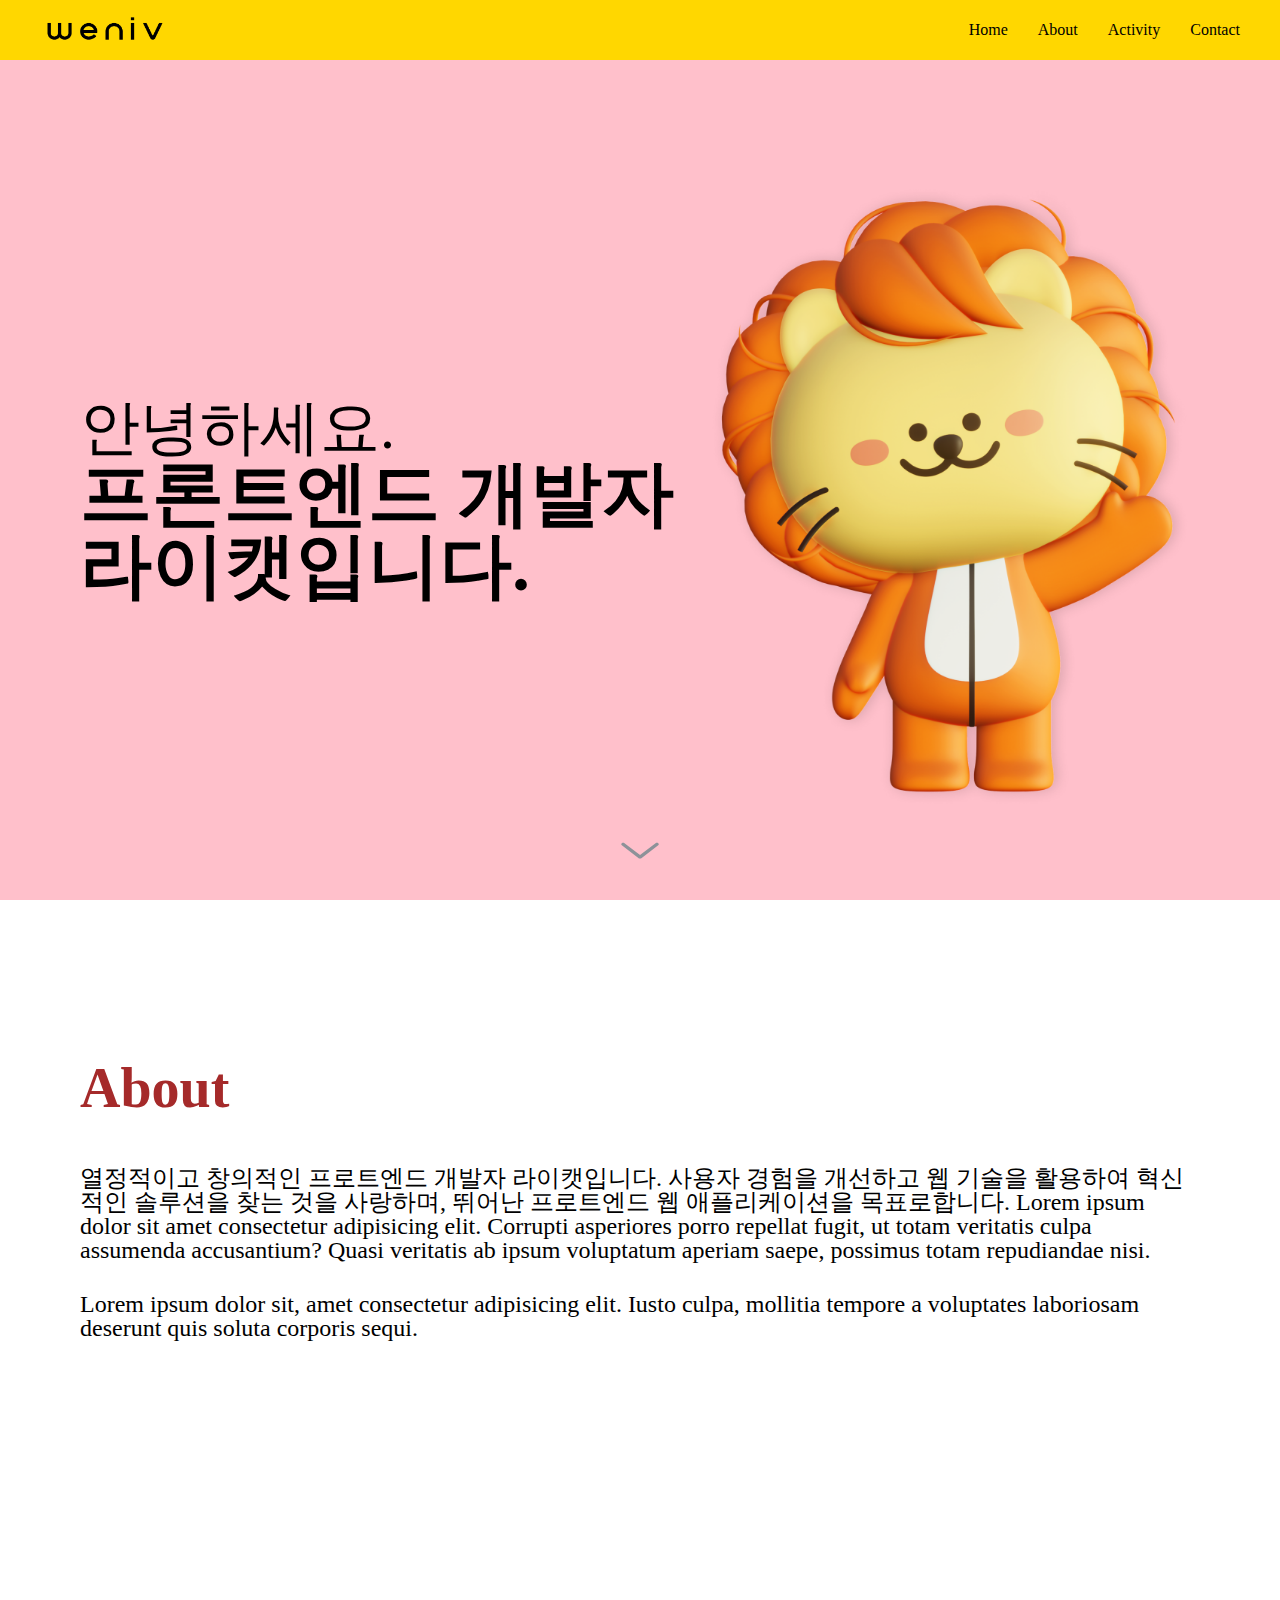
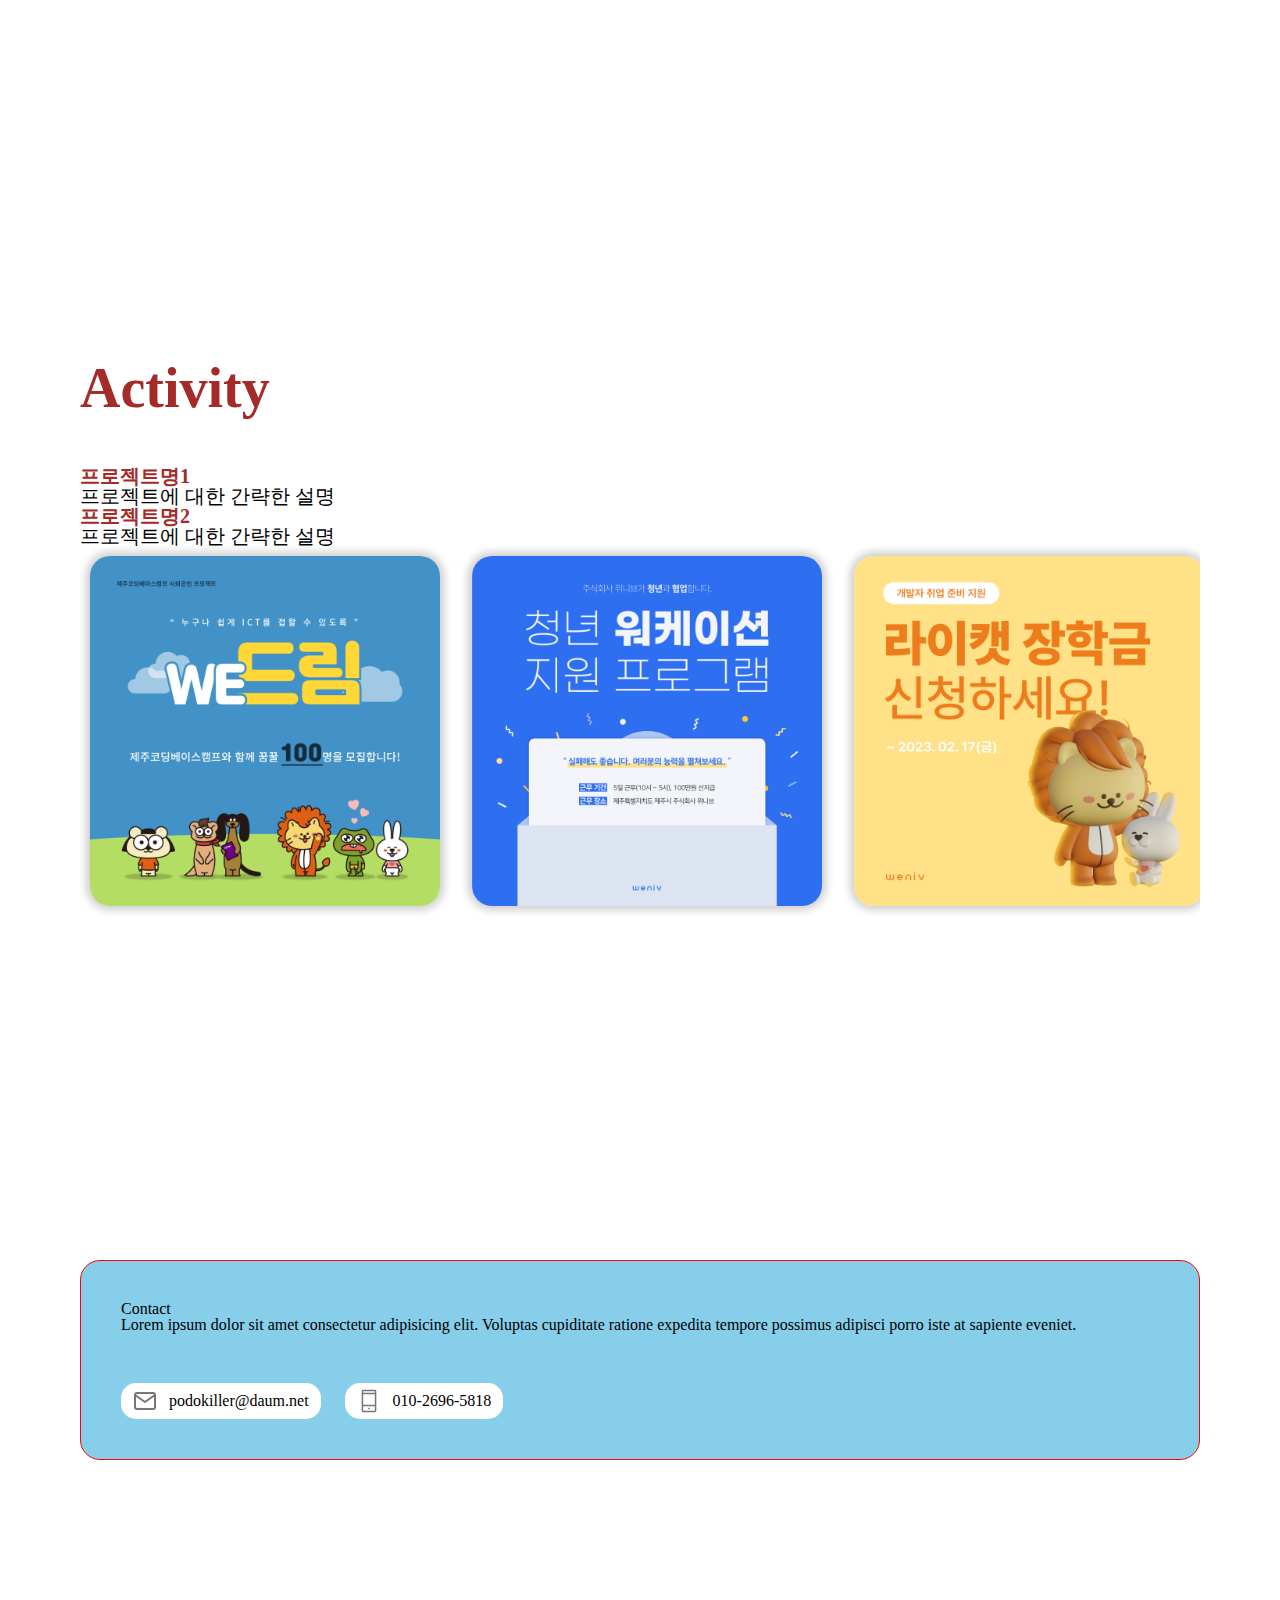
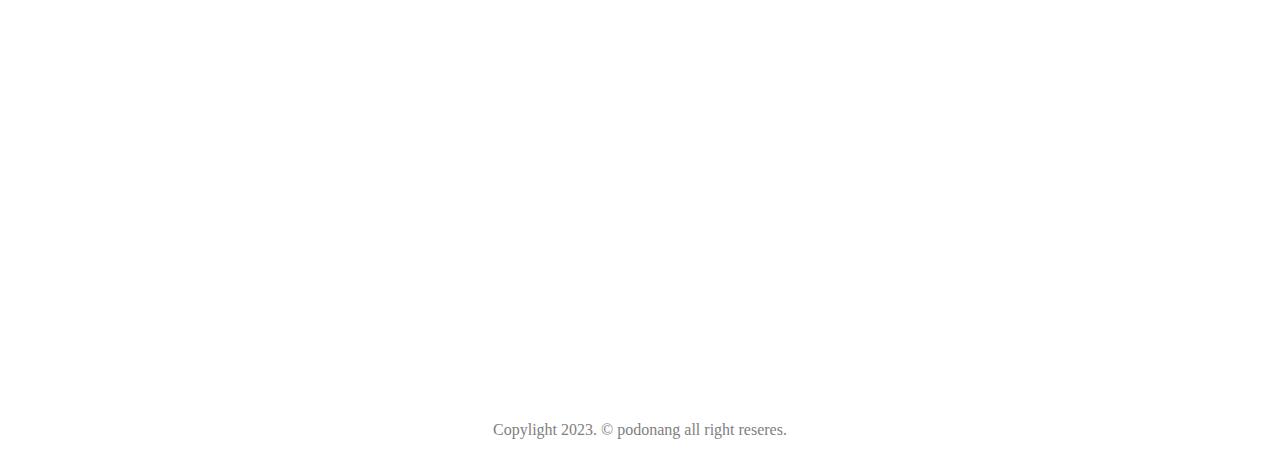
<file: index.html>
<!DOCTYPE html>
<html lang="ko-KR">
  <head>
    <meta charset="UTF-8" />
    <meta name="viewport" content="width=device-width, initial-scale=1.0" />
    <title>포도낭의 포트폴리오</title>
    <link rel="stylesheet" href="./css/style.css" />
  </head>
  <body>
    <header>
      <h1>
        <a href="/"
          ><img class="logo-img" src="images/weniv-logo.png" alt="위니브 로고"
        /></a>
      </h1>
      <nav>
        <ul class="nav-list">
          <li><a href="#home">Home</a></li>
          <li><a href="#about">About</a></li>
          <li><a href="#activity">Activity</a></li>
          <li><a href="#contact">Contact</a></li>
        </ul>
      </nav>
    </header>
    <main>
      <section id="home">
        <h2>
          안녕하세요. <br />
          <strong>프론트엔드 개발자 라이캣입니다.</strong>
        </h2>
        <img class="licat-img" src="images/Lycat.png" alt="인사하는라이캣" />
        <a class="down-link" href="#about"
          ><img src="images/down.svg" alt="about 섹션으로 스크롤 이동"
        /></a>
      </section>
      <section id="about">
        <h2 class="section-title">About</h2>
        <p>
          열정적이고 창의적인 프로트엔드 개발자 라이캣입니다. 사용자 경험을
          개선하고 웹 기술을 활용하여 혁신적인 솔루션을 찾는 것을 사랑하며,
          뛰어난 프로트엔드 웹 애플리케이션을 목표로합니다. Lorem ipsum dolor
          sit amet consectetur adipisicing elit. Corrupti asperiores porro
          repellat fugit, ut totam veritatis culpa assumenda accusantium? Quasi
          veritatis ab ipsum voluptatum aperiam saepe, possimus totam
          repudiandae nisi.
        </p>
        <p>
          Lorem ipsum dolor sit, amet consectetur adipisicing elit. Iusto culpa,
          mollitia tempore a voluptates laboriosam deserunt quis soluta corporis
          sequi.
        </p>
      </section>
      <section id="activity">
        <h2 class="section-title">Activity</h2>
        <ul class="text-list">
          <li>
            <strong>프로젝트명1</strong>
            <p>프로젝트에 대한 간략한 설명</p>
          </li>
          <li>
            <strong>프로젝트명2</strong>
            <p>프로젝트에 대한 간략한 설명</p>
          </li>
        </ul>
        <ul class="img-list">
          <li><img src="images/wedream.png" alt="위드림" /></li>
          <li>
            <img src="images/workaction.png" alt="워케이션" />
          </li>
          <li><img src="images/scholarship.png" alt="장학금" /></li>
        </ul>
      </section>
      <section id="contact">
        <div class="content-box">
          <div>
            <h2>Contact</h2>
            <p>
              Lorem ipsum dolor sit amet consectetur adipisicing elit. Voluptas
              cupiditate ratione expedita tempore possimus adipisci porro iste
              at sapiente eveniet.
            </p>
            <div class="contact-cont">
              <div>
                <img src="images/mail.svg" alt="메일보내기" /><a
                  href="mailto:podokiller@daum.net"
                  >podokiller@daum.net</a
                >
              </div>
              <div>
                <img src="images/mobile.svg" alt="전화걸기" /><a
                  href="tel:010-2696-5818"
                  >010-2696-5818</a
                >
              </div>
            </div>
          </div>
        </div>
      </section>
    </main>
    <footer>
      <small>Copylight 2023. &copy; podonang all right reseres.</small>
    </footer>
  </body>
</html>
</file>
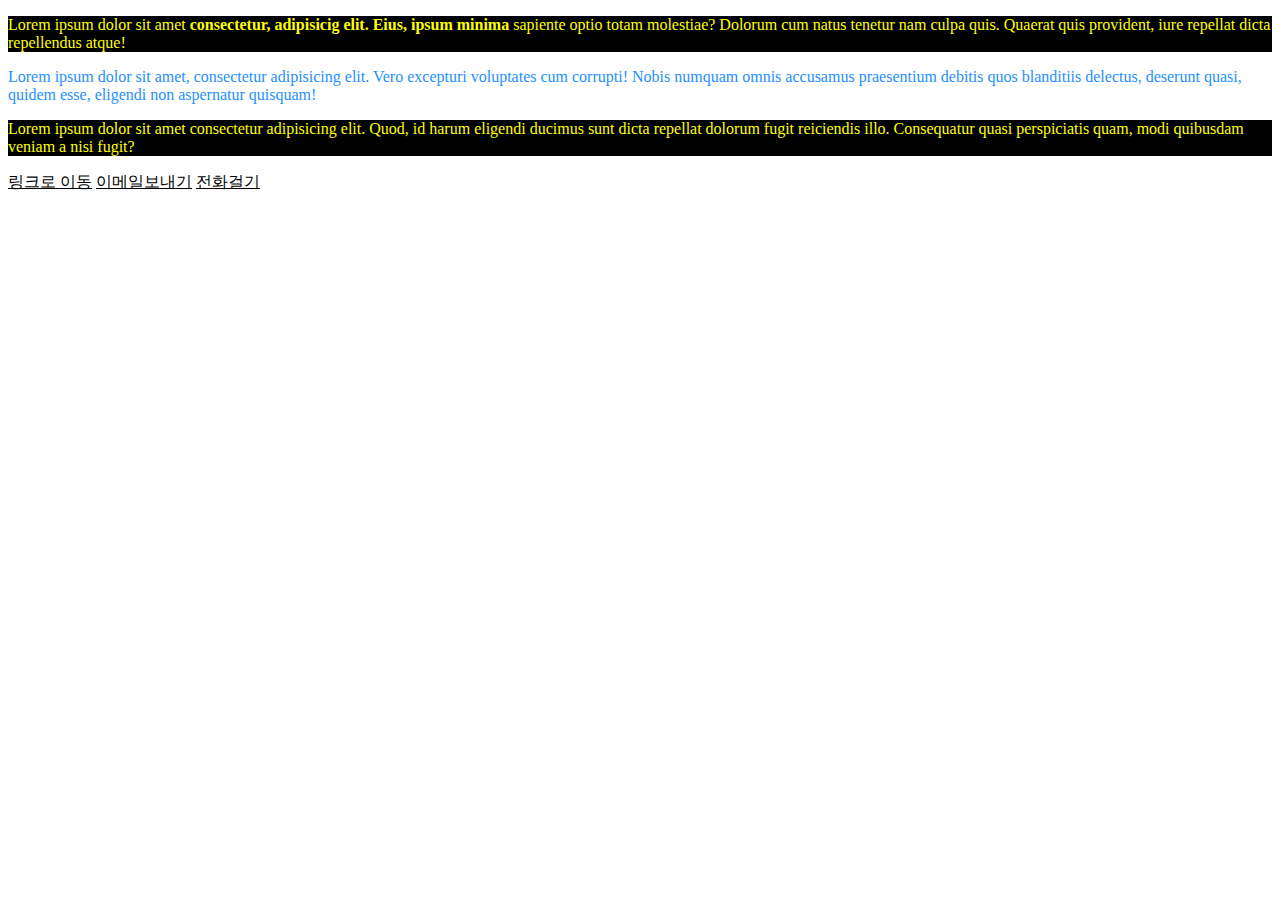
<file: 008/index.html>
<!DOCTYPE html>
<html lang="en">
  <head>
    <meta charset="UTF-8" />
    <meta name="viewport" content="width=device-width, initial-scale=1.0" />
    <title>Document</title>
    <link rel="stylesheet" href="style.css" />
  </head>
  <body>
    <p class="odd-text">
      Lorem ipsum dolor sit amet
      <strong>consectetur, adipisicig elit. Eius, ipsum minima</strong> sapiente
      optio totam molestiae? Dolorum cum natus tenetur nam culpa quis. Quaerat
      quis provident, iure repellat dicta repellendus atque!
    </p>
    <p id="second-text">
      Lorem ipsum dolor sit amet, consectetur adipisicing elit. Vero excepturi
      voluptates cum corrupti! Nobis numquam omnis accusamus praesentium debitis
      quos blanditiis delectus, deserunt quasi, quidem esse, eligendi non
      aspernatur quisquam!
    </p>
    <p class="odd-text">
      Lorem ipsum dolor sit amet consectetur adipisicing elit. Quod, id harum
      eligendi ducimus sunt dicta repellat dolorum fugit reiciendis illo.
      Consequatur quasi perspiciatis quam, modi quibusdam veniam a nisi fugit?
    </p>
    <a href="#">링크로 이동</a>
    <a href="mailto:email">이메일보내기</a>
    <a href="tel:010-2696-5818">전화걸기</a>
  </body>
</html>
</file>
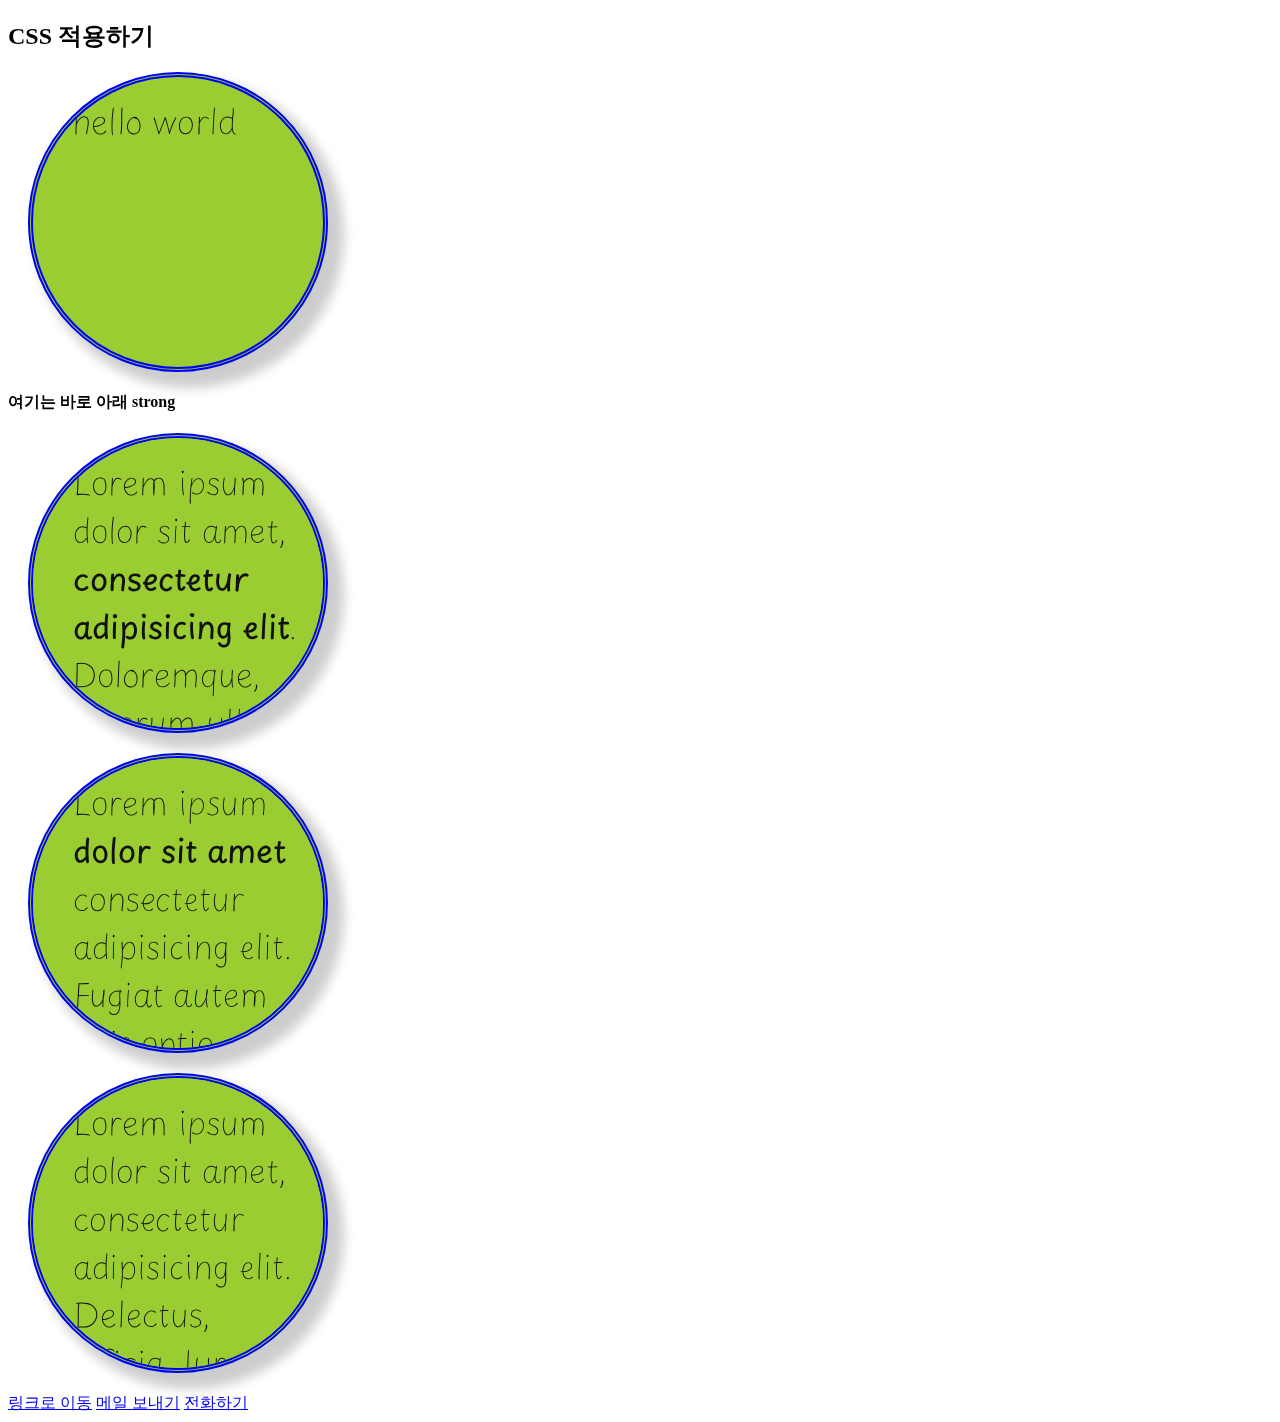
<file: 009/index.html>
<!DOCTYPE html>
<html lang="ko-KR">
  <head>
    <meta charset="UTF-8" />
    <meta name="viewport" content="width=device-width, initial-scale=1.0" />
    <title>Document</title>
    <link rel="stylesheet" href="style.css" />
  </head>
  <body>
    <h2>CSS 적용하기</h2>
    <p>hello world</p>
    <div>
      <strong>여기는 바로 아래 strong</strong>
      <!-- p+tab / lorem+tab -->
      <p>
        Lorem ipsum dolor sit amet,
        <strong>consectetur adipisicing elit</strong>. Doloremque, laborum ullam
        voluptate dicta quisquam provident accusamus nisi quos odit voluptates
        sit magni voluptatem praesentium! Tempore sint earum non deleniti ipsam!
      </p>
      <p>
        Lorem ipsum <strong>dolor sit amet</strong> consectetur adipisicing
        elit. Fugiat autem quis optio itaque repellendus nesciunt modi quisquam
        quae provident obcaecati, corporis atque asperiores molestiae! Tempore
        aliquid quidem voluptatum provident impedit!
      </p>
      <p>
        Lorem ipsum dolor sit amet, consectetur adipisicing elit. Delectus,
        officia. Iure, in veritatis maxime molestias, cum corrupti natus at rem
        culpa neque delectus provident eaque ab aut, reprehenderit quae
        voluptates!
      </p>
    </div>
    <a href="#">링크로 이동</a>
    <a href="mailto:baekg.dev@gmail.com">메일 보내기</a>
    <a href="tel:010-0000-0000">전화하기</a>
  </body>
</html>
</file>
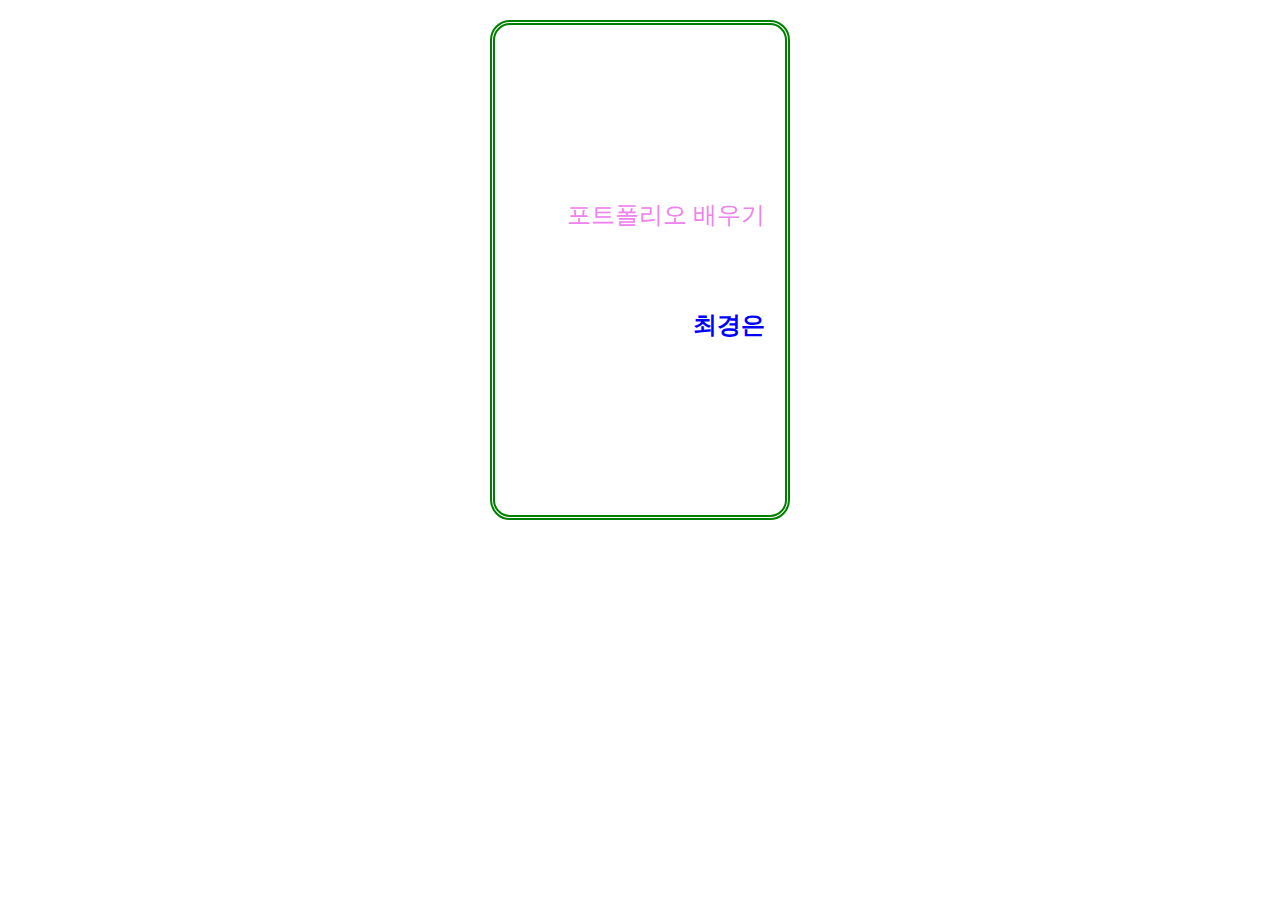
<file: 010/index.html>
<!DOCTYPE html>
<html lang="en">
  <head>
    <meta charset="UTF-8" />
    <meta name="viewport" content="width=device-width, initial-scale=1.0" />
    <title>Document</title>
    <link rel="stylesheet" href="style.css" />
  </head>
  <body>
    <div class="container">
      <p class="job">포트폴리오 배우기</p>
      <p class="name">최경은</p>
    </div>
  </body>
</html>
</file>
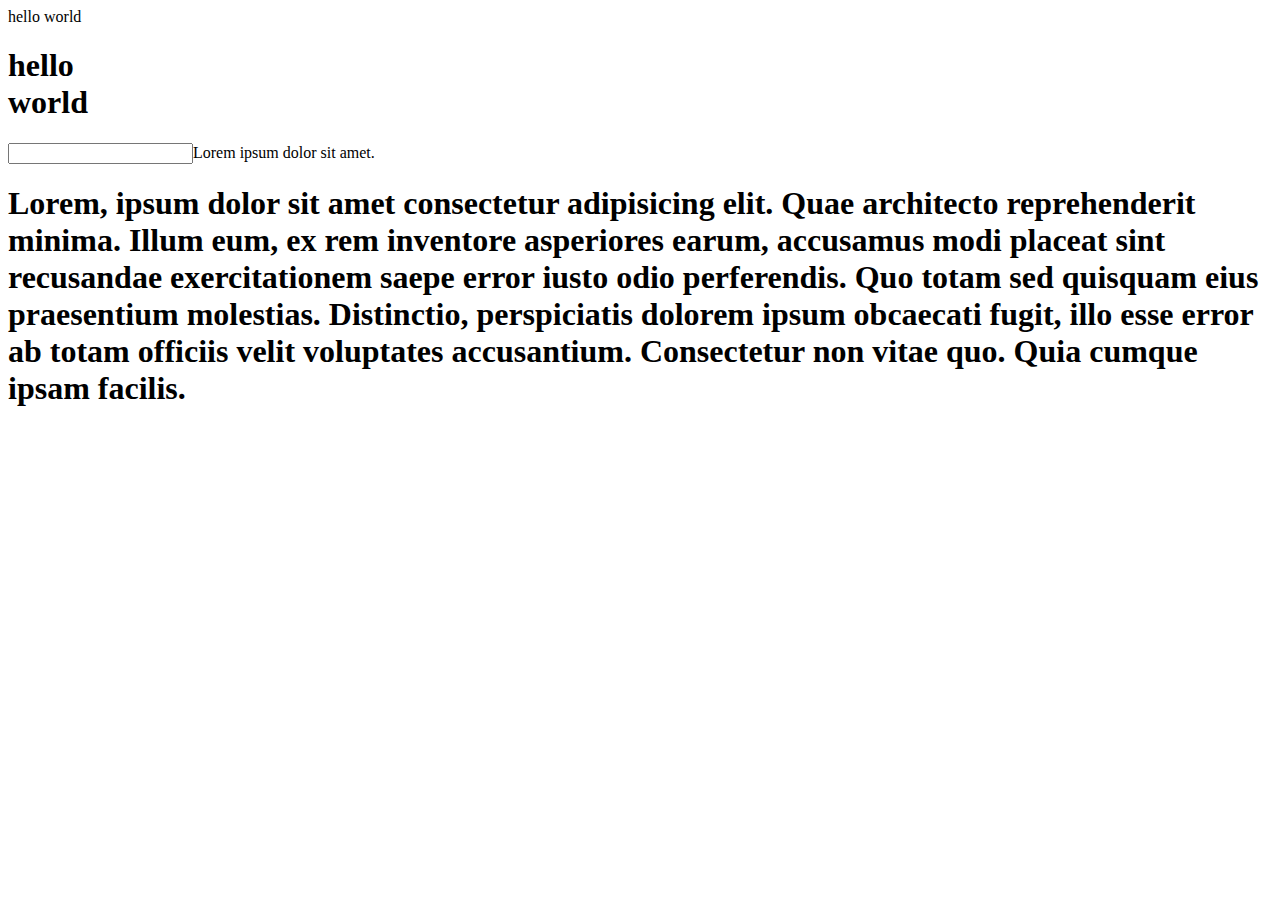
<file: 001.html>
<!DOCTYPE html>
<html lang="ko-KR">
  <head>
    <meta charset="UTF-8" />
    <meta name="viewport" content="width=device-width, initial-scale=1.0" />
    <title>JDC Web 기초</title>
  </head>
  <body>
    hello world
    <h1>
      hello<br />
      world
    </h1>
    <input type="text" 주석입니다
    <h1>Lorem ipsum dolor sit amet.</h1>
    <h1>Lorem, ipsum dolor sit amet consectetur adipisicing elit. Quae architecto reprehenderit minima. Illum eum, ex rem inventore asperiores earum, accusamus modi placeat sint recusandae exercitationem saepe error iusto odio perferendis.
    Quo totam sed quisquam eius praesentium molestias. Distinctio, perspiciatis dolorem ipsum obcaecati fugit, illo esse error ab totam officiis velit voluptates accusantium. Consectetur non vitae quo. Quia cumque ipsam facilis.</h1>
  </body>
</html>
</file>
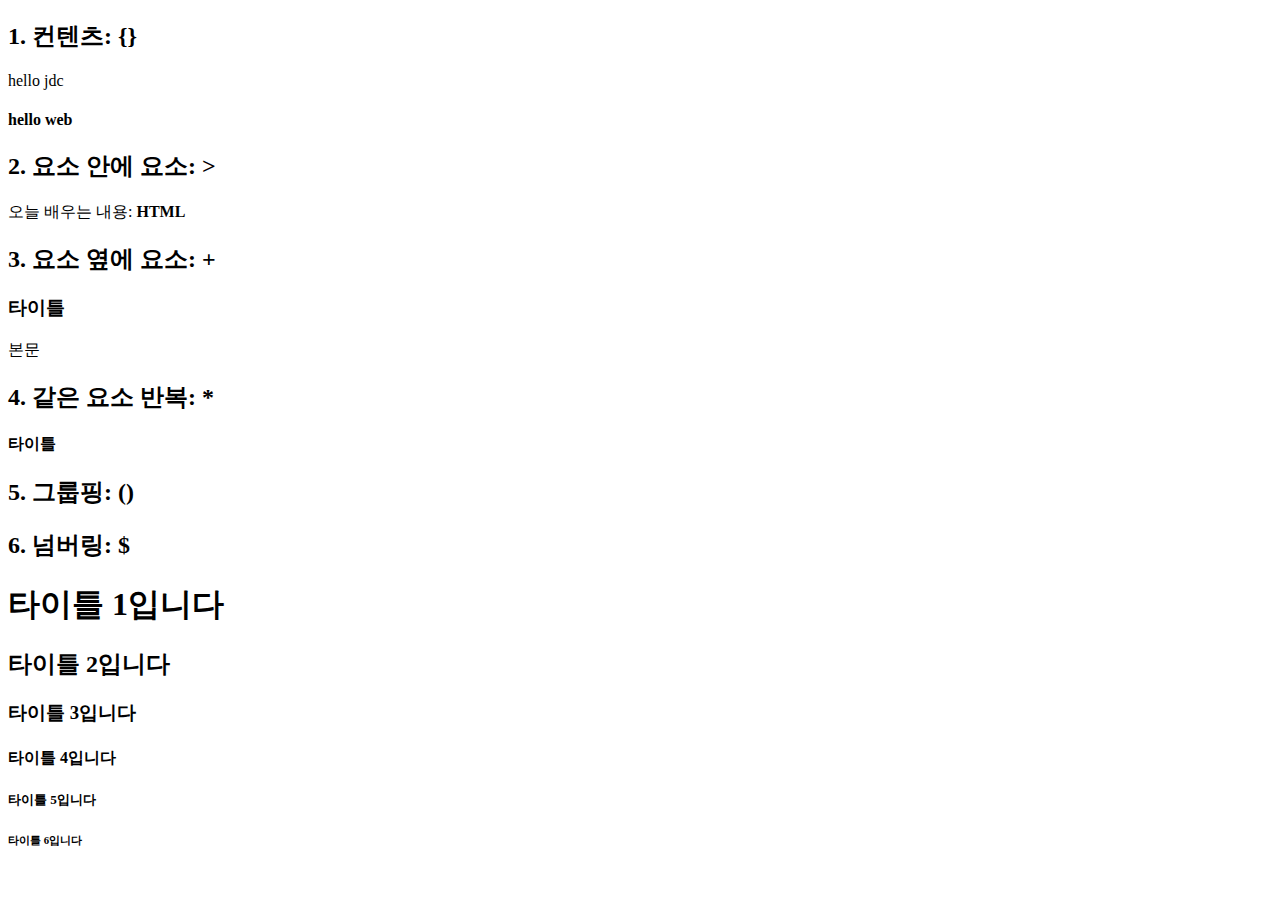
<file: 002.html>
<!DOCTYPE html>
<html lang="en">
  <head>
    <meta charset="UTF-8" />
    <meta name="viewport" content="width=device-width, initial-scale=1.0" />
    <title>Document</title>
  </head>
  <body>
    <h2>1. 컨텐츠: {}</h2>
    <p>hello jdc</p>
    <h4>hello web</h4>

    <h2>2. 요소 안에 요소: ></h2>
    <p>오늘 배우는 내용: <strong>HTML</strong></p>
    <h2>3. 요소 옆에 요소: +</h2>
    <h3>타이틀</h3>
    <p>본문</p>

    <h2>4. 같은 요소 반복: *</h2>
    <h4>타이틀</h4>

    <p></p>
    <p></p>
    <p></p>

    <h2>5. 그룹핑: ()</h2>
    <h4></h4>
    <p></p>

    <h2>6. 넘버링: $</h2>
    <h1>타이틀 1입니다</h1>
    <h2>타이틀 2입니다</h2>
    <h3>타이틀 3입니다</h3>
    <h4>타이틀 4입니다</h4>
    <h5>타이틀 5입니다</h5>
    <h6>타이틀 6입니다</h6>
  </body>
</html>
</file>
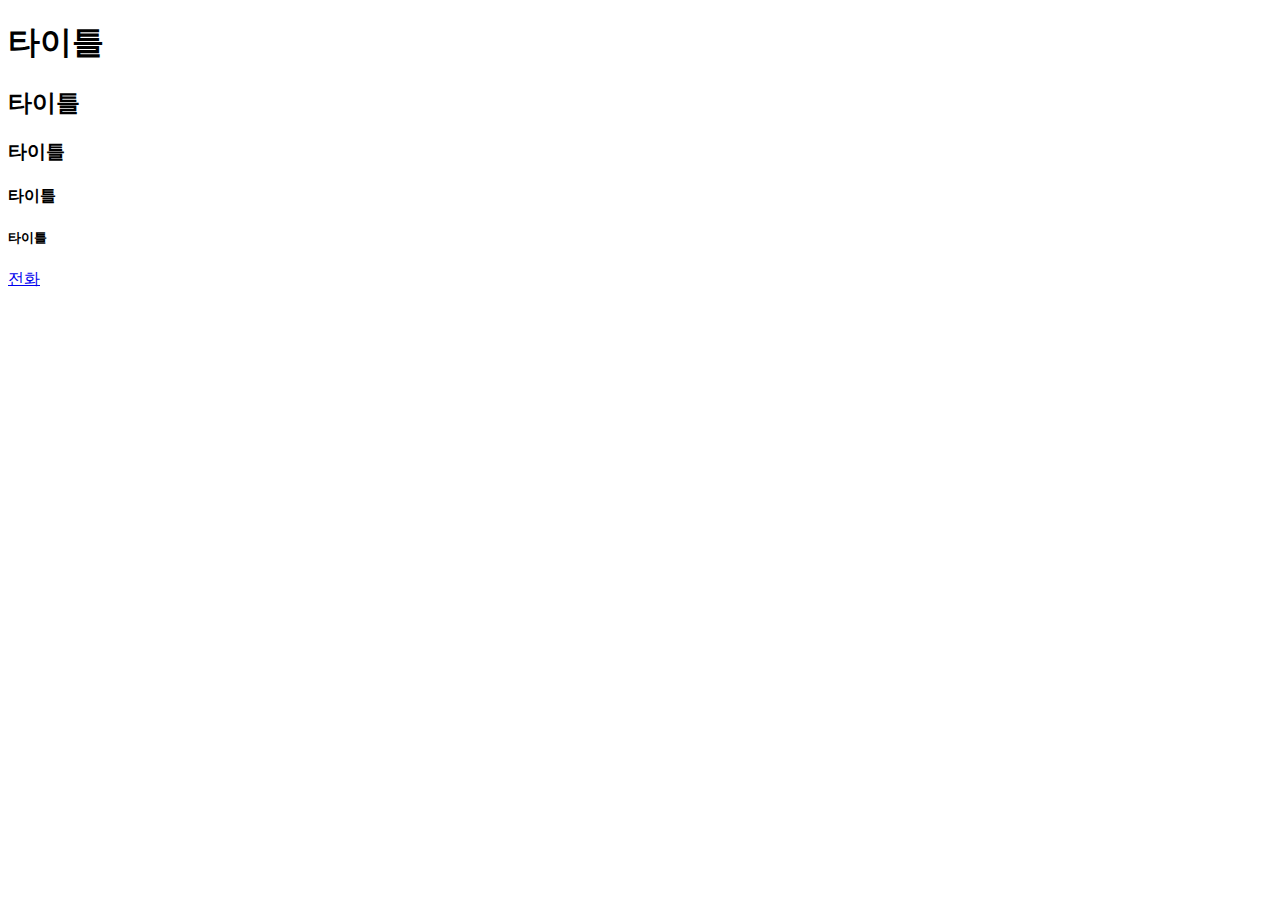
<file: 003.html>
<!DOCTYPE html>
<html lang="en">
  <head>
    <meta charset="UTF-8" />
    <meta name="viewport" content="width=device-width, initial-scale=1.0" />
    <title>Document</title>
  </head>
  <body>
    <h1>타이틀</h1>
    <h2>타이틀</h2>
    <h3>타이틀</h3>
    <h4>타이틀</h4>
    <h5>타이틀</h5>

    <a href="002.html" target="_blank"></a>
    <a href="tel:010-2696-5818">전화</a>
  </body>
</html>
</file>
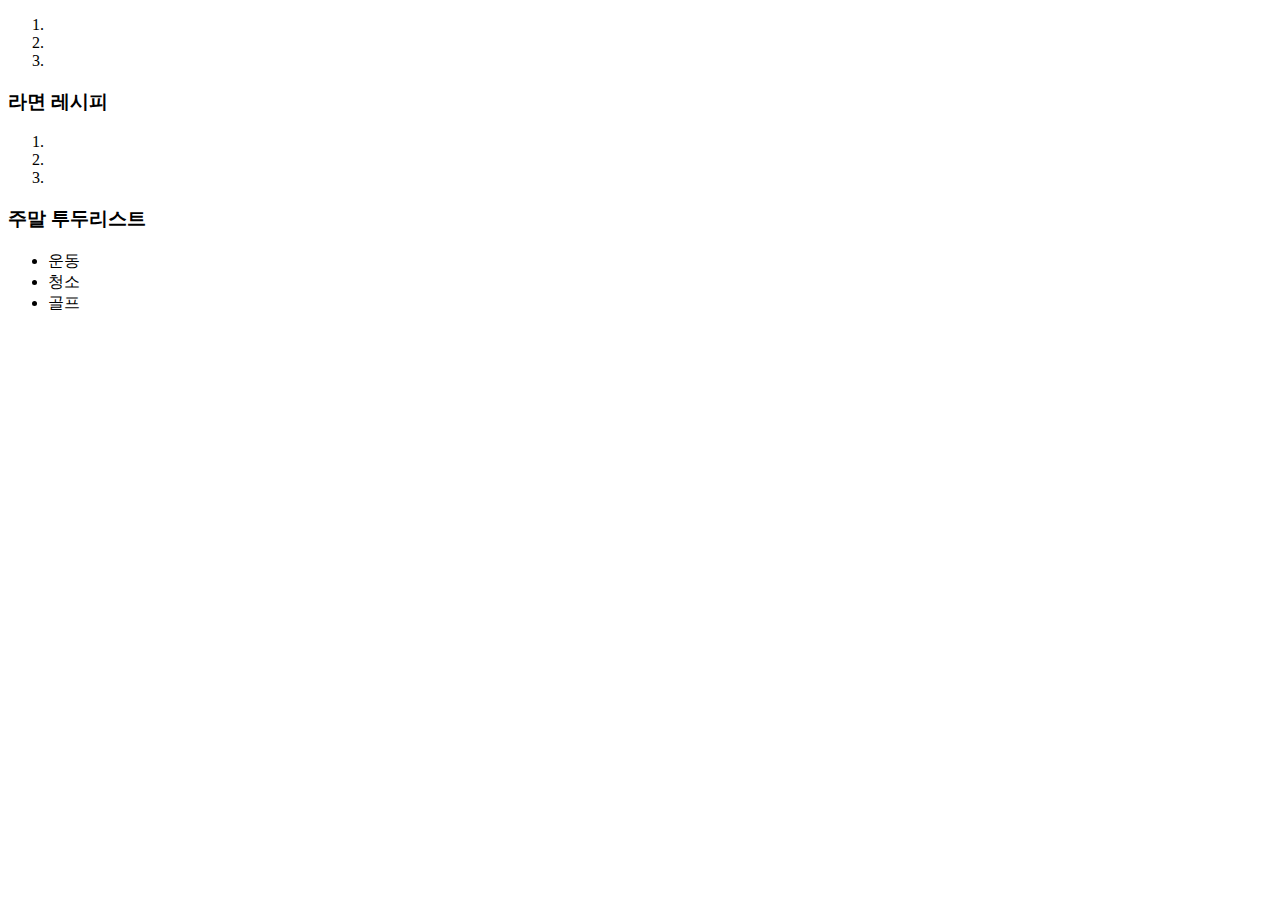
<file: 004.html>
<!DOCTYPE html>
<html lang="en">
  <head>
    <meta charset="UTF-8" />
    <meta name="viewport" content="width=device-width, initial-scale=1.0" />
    <title>Document</title>
  </head>
  <body>
    <ol>
      <li></li>
      <li></li>
      <li></li>
    </ol>

    <h3>라면 레시피</h3>
    <ol>
      <li></li>
      <li></li>
      <li></li>
    </ol>

    <h3>주말 투두리스트</h3>
    <ul>
      <li>운동</li>
      <li>청소</li>
      <li>골프</li>
    </ul>
  </body>
</html>
</file>
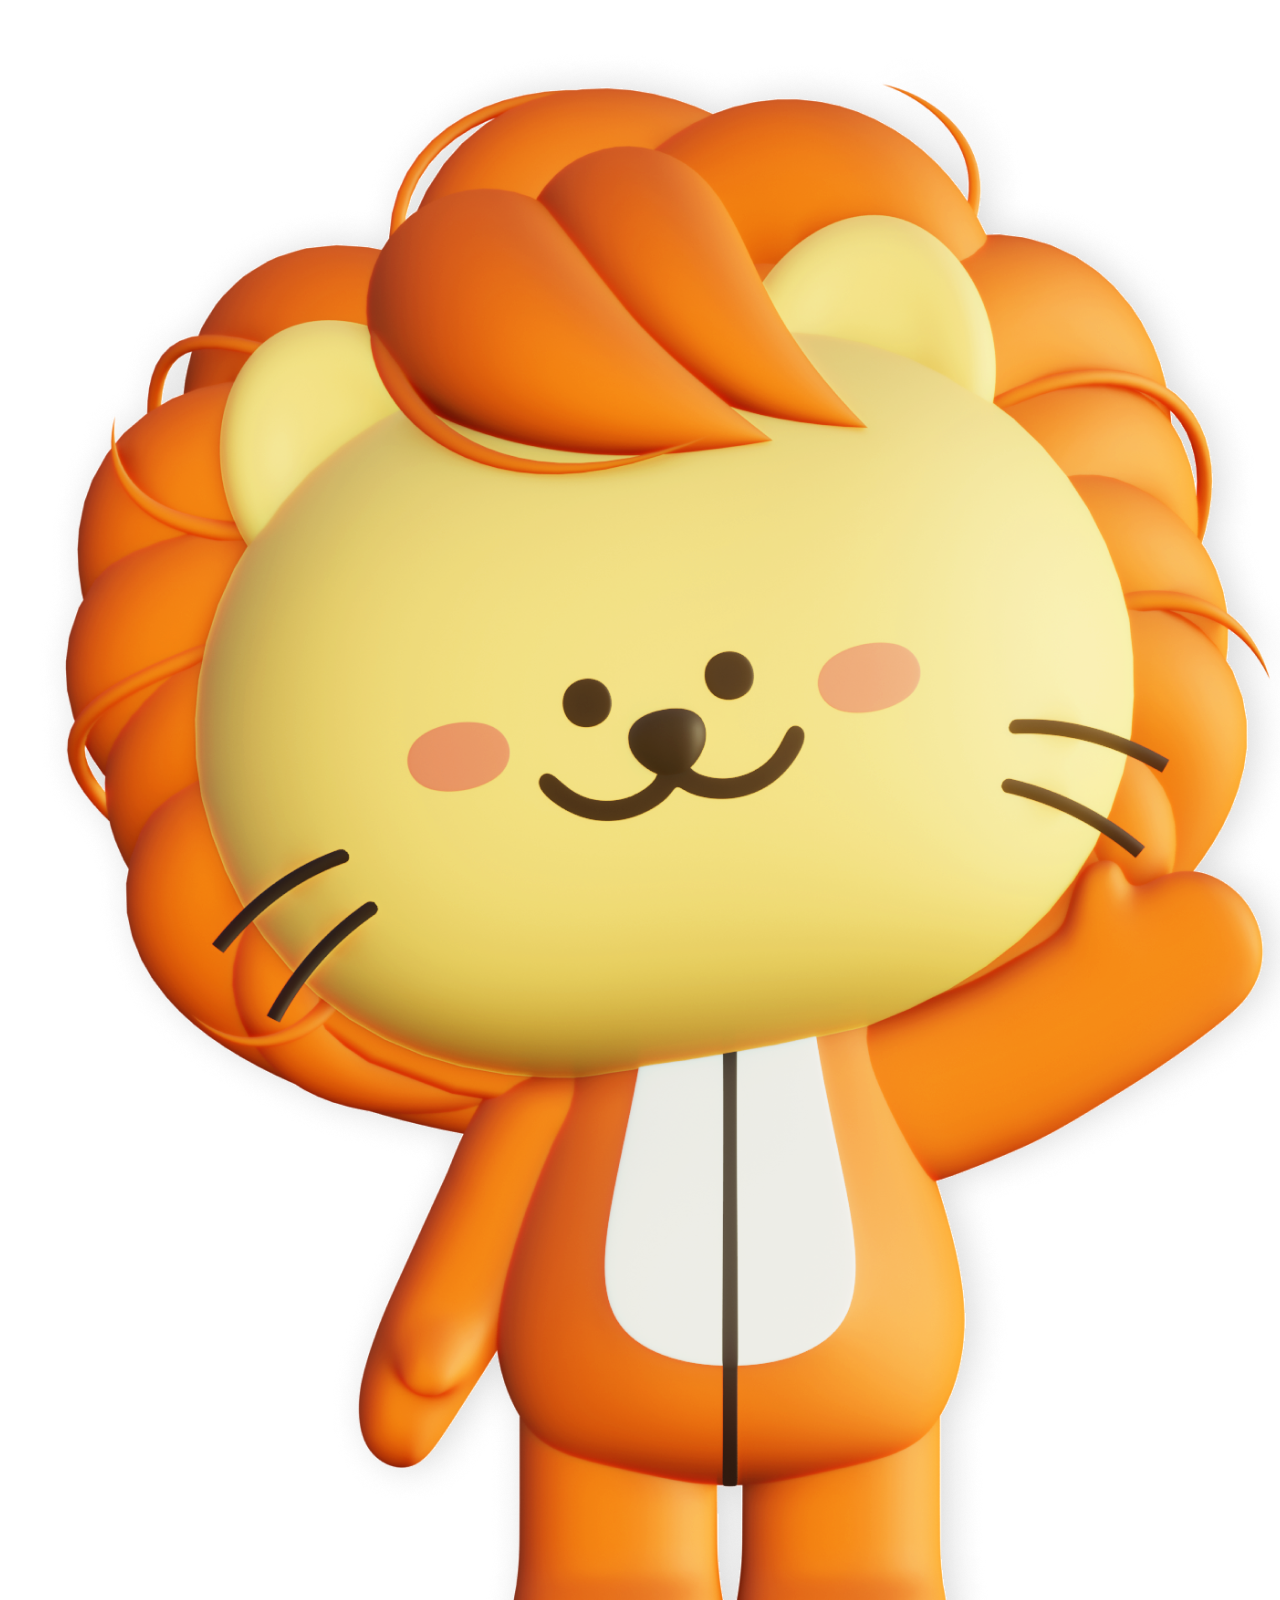
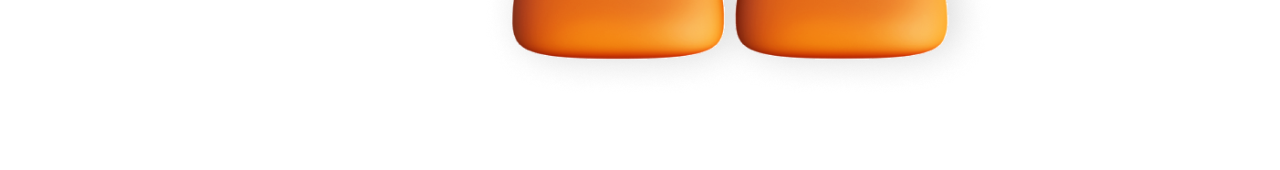
<file: 005.html>
<!DOCTYPE html>
<html lang="en">
  <head>
    <meta charset="UTF-8" />
    <meta name="viewport" content="width=device-width, initial-scale=1.0" />
    <title>Document</title>
  </head>
  <body>
    <img src="images/Lycat.png" alt="인사하는 라이켓" />
  </body>
</html>
</file>
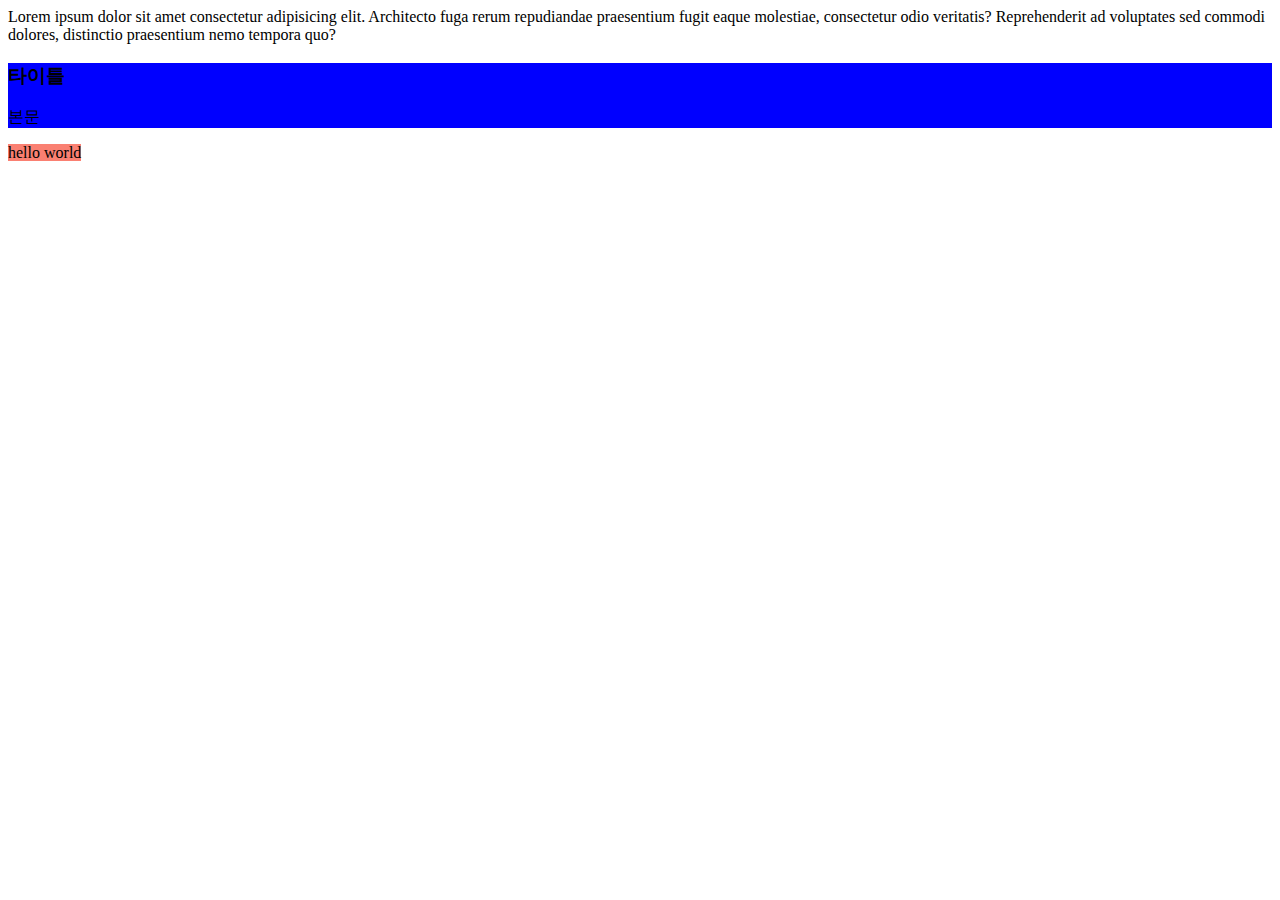
<file: 006.html>
<!DOCTYPE html>
<html lang="en">
  <head>
    <meta charset="UTF-8" />
    <meta name="viewport" content="width=device-width, initial-scale=1.0" />
    <title>Document</title>
  </head>
  <body>
    <div>
      Lorem ipsum dolor sit amet consectetur adipisicing elit. Architecto fuga
      rerum repudiandae praesentium fugit eaque molestiae, consectetur odio
      veritatis? Reprehenderit ad voluptates sed commodi dolores, distinctio
      praesentium nemo tempora quo?
    </div>
    <div style="background-color: blue">
      <h3>타이틀</h3>
      <p>본문</p>
    </div>

    <span style="background-color: salmon">hello world</span>
  </body>
</html>
</file>
<file: 008/style.css>
p {
  color: red;
}

body {
  color: yellowgreen;
  font-size: 50;
}

a {
  color: black;
}
.odd-text {
  color: yellow;
  background-color: black;
}

#second-text {
  color: dodgerblue;
}

div p {
  text-decoration: ubderline;
}

div > strong {
  border: 3px solid red;
}
</file>
<file: 009/style.css>
@import url("https://fonts.googleapis.com/css2?family=Playpen+Sans&display=swap");

p {
  border: 5px double blue;
  color: #111111;
  width: 300px;

  height: 300px;
  padding: 20px;
  padding-left: 40px;

  font-family: "Playpen Sans", cursive;
  font-size: 2rem;
  font-weight: 100;

  text-align: senter;
  margin: 20px;
  box-sizing: border-box;

  overflow: auto;
  border-radius: 100%;
  background-color: yellowgreen;
  box-shadow: 12px 12px 12px 4px rgba(0, 0, 0, 0.2);
}

* {
  box-sizing: border-box;
}
</file>
<file: 010/style.css>
div {
  border: 5px double green;
  color: violet;
  width: 300px;

  height: 500px;
  padding: 20px;
  border-radius: 20px;
  text-align: center;
  margin: 20px auto;
  box-sizing: border-box;
  font-size: 24px;
}

.name {
  font-weight: bold;
  color: blue;
}

.container {
  display: flex;
  flex-direction: column;
  justify-content: center;
  align-items: flex-end;
  gap: 30px;
}
</file>
<file: css/style.css>
@import "./reset.css";

html {
  font-size: 10px;
}

body {
  font-size: 1.6rem;
}

* {
  box-sizing: border-box;
}

header {
  background-color: gold;
  display: flex;
  justify-content: space-between;
  align-items: center;
  width: 100%;
  height: 60px;
  padding: 0 40px;
  position: fixed;
  z-index: 10;
}

header .logo-img {
  width: 130px;
}

header .nav-list {
  display: flex;
  gap: 30px;
}

.nav-list a {
  color: black;
  text-decoration: none;
}

footer {
  width: 100%;
  height: 60px;
  display: flex;
  justify-content: center;
  align-items: center;
  color: grey;
}

main section {
  height: 100vh;
  padding: 160px 80px 60px;
}

#home {
  background: pink;
  display: flex;
  align-items: center;
  font-size: 6rem;
  position: relative;
}
#home h2 strong {
  font-size: 7.2rem;
  font-weight: 700;
  word-break: keep-all;
}

#home .licat-img {
  width: 500px;
  object-fit: contain;
}

#home .down-link {
  position: absolute;
  bottom: 30px;
  left: 50%;
  transform: translatex(-50%);
}

.down-link img {
  width: 60px;
}

.section-title {
  font-size: 56px;
  color: brown;
  font-weight: 800;
  margin-bottom: 50px;
}

#about {
  font-size: 2.4rem;
}
#about p {
  margin-bottom: 30px;
}
#about .small {
  font-size: 2rem;
}

#activity .text-list {
  font-size: 2rem;
  display: flex;
  flex-direction: column;
}
.text-list li {
  display: flex;
  flex-direction: column;
}
.text-list li strong {
  font-weight: 700;
  color: brown;
}

.img-list {
  width: auto;
  display: flex;
  gap: 32px;
  overflow: auto;
  padding: 10px;
}
.img-list img {
  width: 350px;
  border-radius: 20px;
  box-shadow: 0 0 8px 4px rgba(0, 0, 0, 0.2);
}

.content-box {
  border: 1px solid red;
  margin: auto;
  padding: 40px;
  background-color: skyblue;
  border-radius: 20px;
}

.contact-title {
  font-size: 40px;
  margin-bottom: 20px;
}
.contact-cont {
  display: flex;
  gap: 24px;
  margin-top: 50px;
}
.contact-cont > div {
  background-color: white;
  width: fit-content;
  padding: 6px 12px;
  display: flex;
  align-items: center;
  gap: 12px;
  border-radius: 15px;
}

.contact-cont a {
  color: black;
  text-decoration: none;
}

@media (max-width: 767px) {
  html {
    font-size: 8px;
  }
  main sectiion {
    padding-top: 100px;
  }
  #home {
    flex-direction: column;
    height: fit-content;
  }
  header {
    background-color: red;
  }
  .contact-cont {
    flex-direction: column;
    align-items: end;
    width: fit-content;
  }
}
</file>
